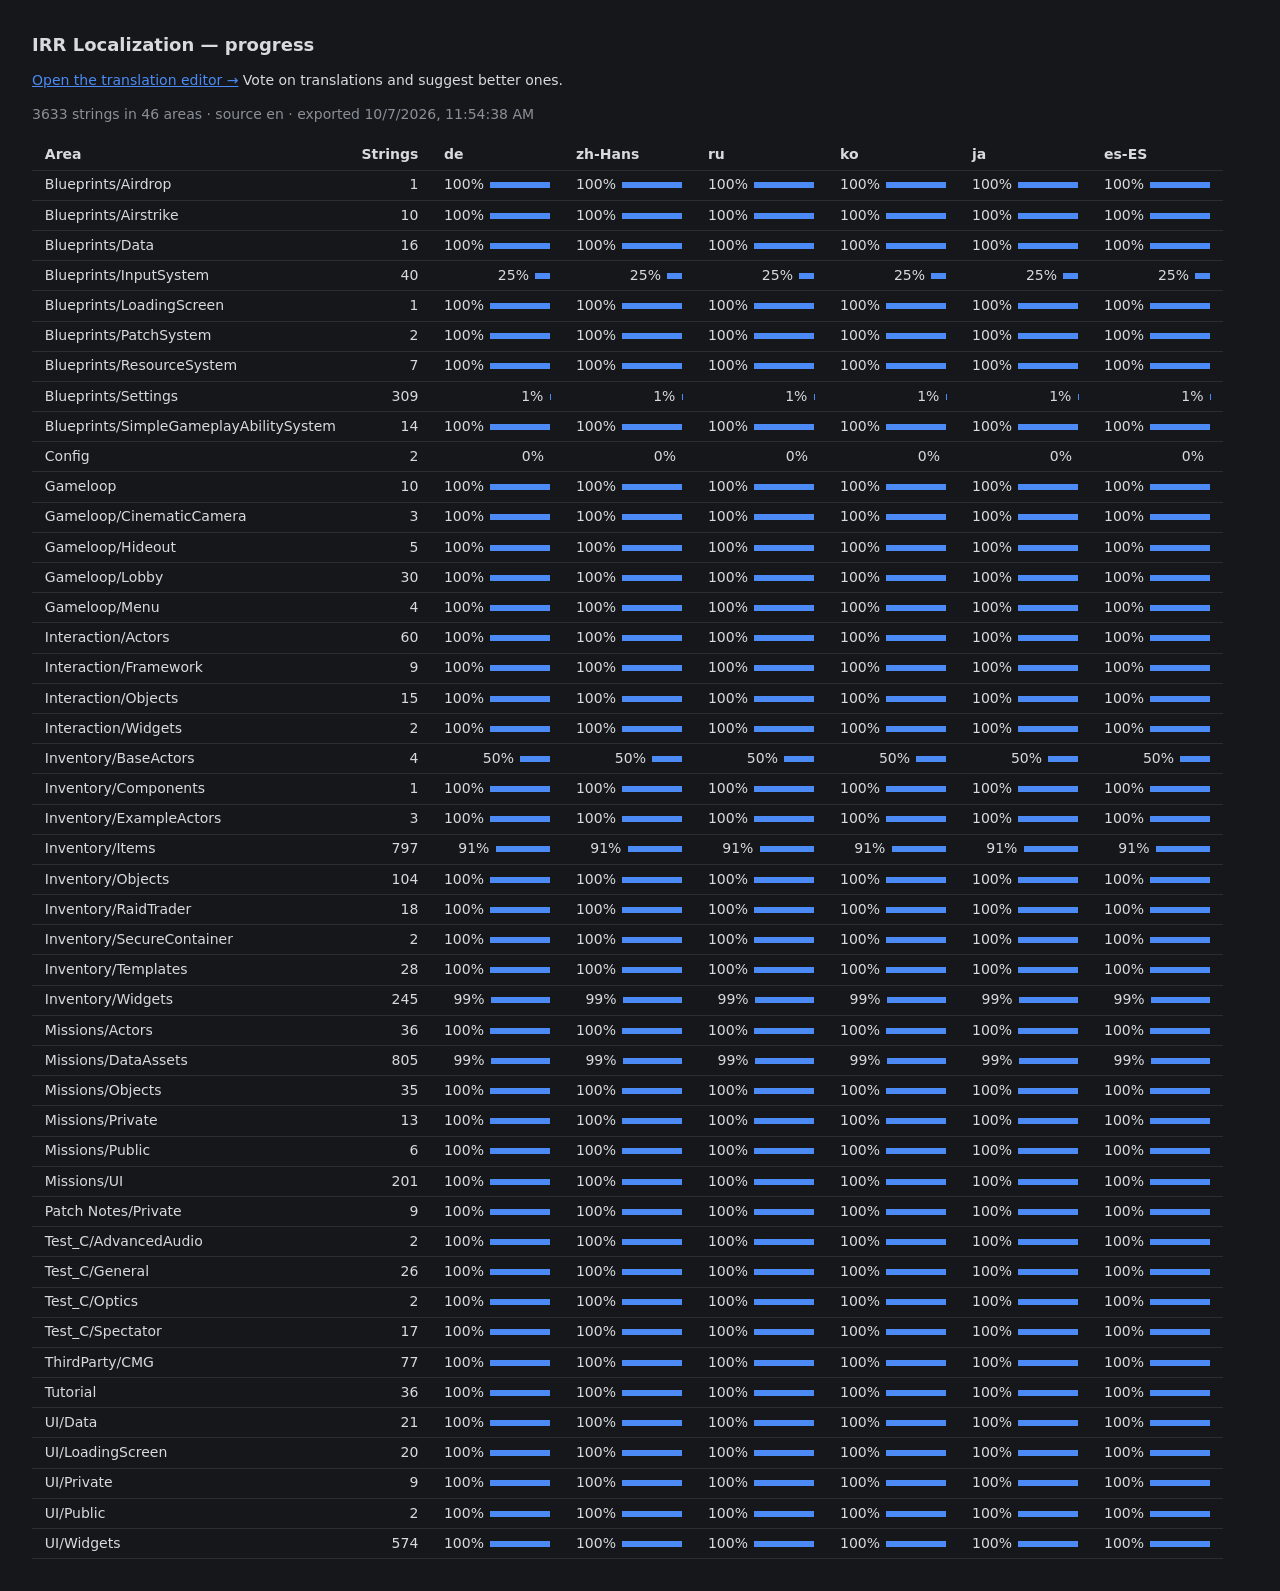
<file: index.html>
<!doctype html>
<html lang="en">
<head>
<meta charset="utf-8">
<title>IRR Localization</title>
<style>
  body { font: 14px/1.4 system-ui, sans-serif; background: #15171a; color: #d8dade; margin: 2rem; }
  h1 { font-size: 18px; margin: 0 0 .25rem; }
  .muted { color: #8a8f98; }
  table { border-collapse: collapse; margin-top: 1rem; }
  th, td { padding: .3rem .8rem; border-bottom: 1px solid #2a2d33; text-align: left; }
  td.num { text-align: right; font-variant-numeric: tabular-nums; }
  .bar { display: inline-block; height: 6px; background: #4c8bf5; vertical-align: middle; margin-left: .4rem; }
</style>
</head>
<body>
<h1>IRR Localization — progress</h1>
<p><a href="editor.html" style="color:#4c8bf5">Open the translation editor →</a> Vote on translations and suggest better ones.</p>
<div class="muted" id="meta">Loading…</div>
<table id="table"></table>
<script>
// Progress overview; reads the Unreal-exported Project.json.
fetch("Project.json", { cache: "no-store" })
  .then((r) => { if (!r.ok) throw new Error("No export yet — run IRR -> Sync Translations (Full) in Unreal."); return r.json(); })
  .then((p) => {
    document.getElementById("meta").textContent =
      `${p.entries} strings in ${p.areas.length} areas · source ${p.nativeCulture} · exported ${new Date(p.exportedAt).toLocaleString()}`;
    const head = `<tr><th>Area</th><th>Strings</th>${p.cultures.map((c) => `<th>${c}</th>`).join("")}</tr>`;
    const rows = p.areas.map((a) => `<tr><td>${a.area}</td><td class="num">${a.entries}</td>${p.cultures.map((c) => {
      const pct = a.entries ? Math.round(100 * (a.translated[c] || 0) / a.entries) : 0;
      return `<td class="num">${pct}%<span class="bar" style="width:${pct * 0.6}px"></span></td>`;
    }).join("")}</tr>`);
    document.getElementById("table").innerHTML = head + rows.join("");
  })
  .catch((e) => { document.getElementById("meta").textContent = e.message; });
</script>
</body>
</html>
</file>
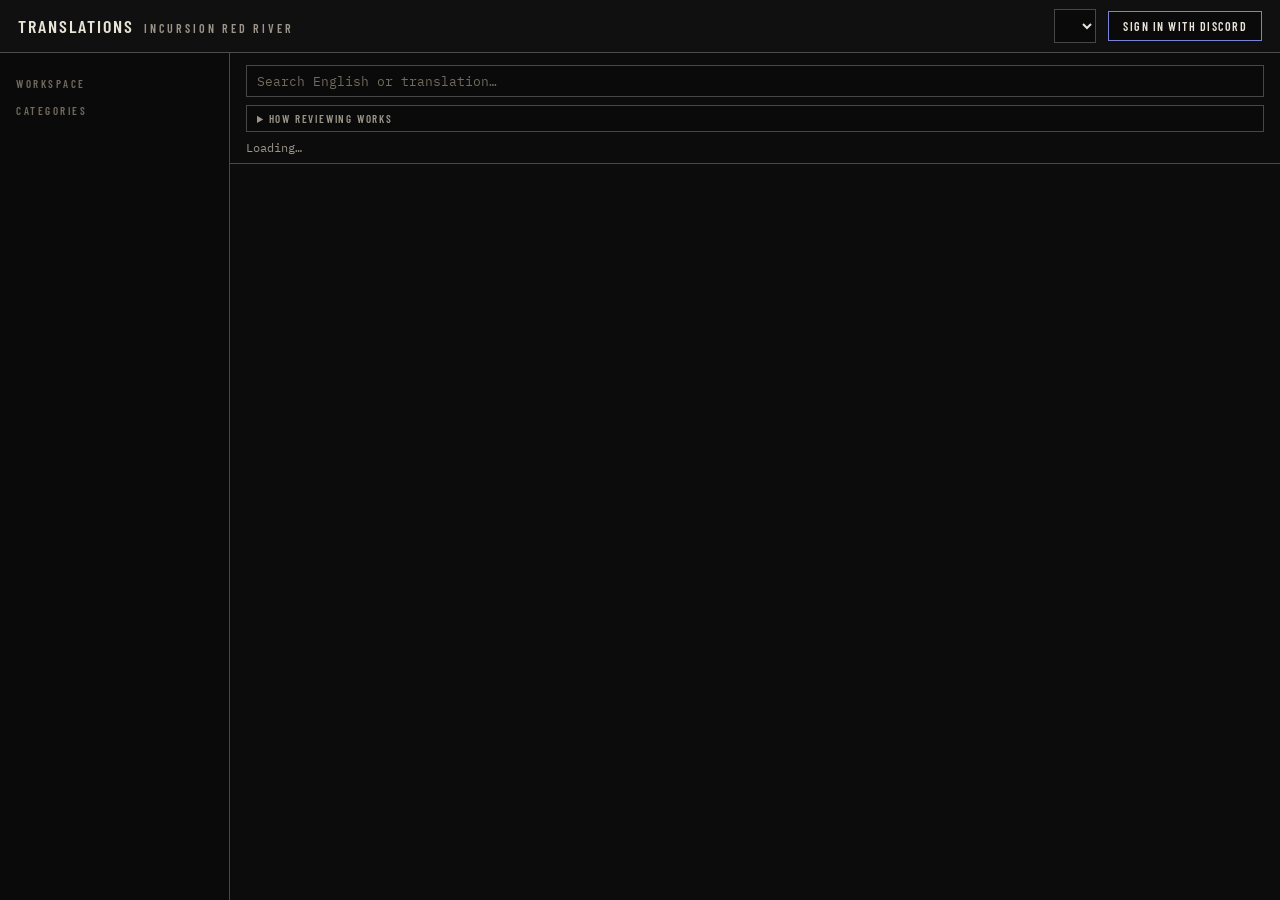
<file: editor.html>
<!DOCTYPE html>
<html lang="en">
<head>
<meta charset="UTF-8">
<meta name="viewport" content="width=device-width, initial-scale=1.0">
<title>Incursion Red River — Translations</title>
<link rel="preconnect" href="https://fonts.googleapis.com">
<link rel="preconnect" href="https://fonts.gstatic.com" crossorigin>
<link href="https://fonts.googleapis.com/css2?family=IBM+Plex+Mono:wght@400;500;600&family=Barlow+Condensed:wght@500;600;700&family=Noto+Sans:ital,wght@0,400;0,700;1,400;1,700&display=swap" rel="stylesheet">
<link rel="stylesheet" href="editor.css">
</head>
<body>
<header>
  <h1>Translations<small>Incursion Red River</small></h1>
  <div class="spacer"></div>
  <select id="culture" title="Language you are translating into"></select>
  <button id="adminBtn" class="ghost" hidden>Admin</button>
  <div id="account">
    <button id="signInBtn" class="discord">Sign in with Discord</button>
    <button id="accountBtn" class="ghost" hidden></button>
    <div id="accountMenu" hidden>
      <div class="who" id="accountWho"></div>
      <button id="copyIdBtn" class="ghost small">Copy user id</button>
      <button id="signOutBtn" class="ghost small">Sign out</button>
    </div>
  </div>
</header>
<main>
  <div id="sidebar">
    <div class="side-h">Workspace</div>
    <div id="views"></div>
    <div class="side-h">Categories</div>
    <div id="categoryList"></div>
    <div id="adminNav" hidden>
      <div class="side-h">Admin</div>
      <div id="adminViews"></div>
    </div>
  </div>

  <div id="content">
    <div id="toolbar">
      <div class="trow">
        <input type="search" id="search" placeholder="Search English or translation…">
      </div>
      <details id="guide">
        <summary>How reviewing works</summary>
        <div id="guideBody"></div>
      </details>
      <details id="rules" hidden>
        <summary>Translation guidelines</summary>
        <div id="rulesBody" class="md"></div>
      </details>
      <div id="countline" aria-live="polite">Loading…</div>
      <div id="selbar" hidden></div>
      <div id="notice" hidden></div>
    </div>
    <div id="listWrap"></div>
    <div id="adminView" hidden></div>
  </div>
</main>
<script type="module" src="editor.js"></script>
</body>
</html>
</file>
<file: editor.css>
:root {
  --bg: #0c0c0c;
  --sidebar: #0a0a0a;
  --panel: #101010;
  --panel2: #161616;
  --hover: #1a1a18;
  --border: rgba(232, 228, 216, 0.28);
  --border-strong: rgba(232, 228, 216, 0.55);
  --text: #e8e4d8;
  --dim: #9a9588;
  --faint: #706b5e;
  --accent: #c9b87a;
  --accent-text: #14110a;
  --attention: #d89c56;
  --danger: #d47868;
  --good: #8fbf7f;
  --ai: #b08fc9;
  --rt-red: #e0604f;
  --font-ui: "Barlow Condensed", "Segoe UI", sans-serif;
  --font-mono: "IBM Plex Mono", Consolas, monospace;
  --font-text: "Noto Sans", "Segoe UI", system-ui, sans-serif;
}
* { box-sizing: border-box; }
html { color-scheme: dark; }
body { margin: 0; font-family: var(--font-mono); background: var(--bg); color: var(--text); font-size: 13px; overflow: hidden; }
::placeholder { color: var(--faint); opacity: 1; }
[hidden] { display: none !important; }

/* ---- header ---- */
header { display: flex; align-items: center; gap: 12px; padding: 0 18px; height: 53px; background: var(--panel); border-bottom: 1px solid var(--border); }
header h1 { font-family: var(--font-ui); font-size: 18px; font-weight: 600; margin: 0; letter-spacing: 2px; text-transform: uppercase; }
header h1 small { color: var(--dim); font-size: 12px; letter-spacing: 3px; margin-left: 10px; }
header .spacer { flex: 1; }
header select { width: auto; }
#account { position: relative; }
#accountMenu { position: absolute; right: 0; top: calc(100% + 6px); background: var(--panel2); border: 1px solid var(--border-strong); min-width: 230px; z-index: 40; padding: 6px; }
#accountMenu .who { padding: 6px 8px 8px; color: var(--dim); font-size: 11.5px; border-bottom: 1px solid var(--border); margin-bottom: 6px; word-break: break-all; }
#accountMenu button { width: 100%; text-align: left; margin-top: 3px; }

/* ---- controls ---- */
input[type=text], input[type=search], input[type=number], input[type=password], textarea, select {
  background: #0a0a0a; color: var(--text); border: 1px solid var(--border); border-radius: 0;
  padding: 7px 10px; font-size: 12.5px; font-family: var(--font-mono); width: 100%;
}
input:focus, textarea:focus, select:focus, .rich:focus { outline: none; border-color: var(--accent); }
button {
  background: #0a0a0a; color: var(--text); border: 1px solid var(--border-strong); border-radius: 0;
  padding: 7px 14px; font-size: 12px; cursor: pointer; font-family: var(--font-ui);
  letter-spacing: 1.5px; text-transform: uppercase; font-weight: 600; white-space: nowrap;
}
button:hover:not(:disabled) { border-color: var(--accent); color: var(--accent); }
button:disabled { opacity: .4; cursor: default; }
button.primary { background: var(--accent); color: var(--accent-text); border-color: var(--accent); clip-path: polygon(7px 0, 100% 0, 100% calc(100% - 7px), calc(100% - 7px) 100%, 0 100%, 0 7px); }
button.primary:hover:not(:disabled) { color: var(--accent-text); filter: brightness(1.1); }
button.ghost { background: transparent; }
button.danger { color: var(--danger); border-color: var(--danger); }
button.small { padding: 4px 10px; font-size: 11px; }
button.discord { border-color: #7984d8; }
label.lbl { display: block; font-size: 11px; color: var(--dim); margin: 12px 0 4px; text-transform: uppercase; letter-spacing: 1.5px; font-family: var(--font-ui); font-weight: 600; }
.hint { color: var(--faint); font-size: 11.5px; line-height: 1.6; }

/* ---- layout ---- */
main { display: flex; height: calc(100vh - 53px); }
#sidebar { width: 230px; flex-shrink: 0; background: var(--sidebar); border-right: 1px solid var(--border); overflow-y: auto; padding: 10px; }
#content { flex: 1; min-width: 0; display: flex; flex-direction: column; }
/* ---- sidebar ---- */
.side-h { font-family: var(--font-ui); font-size: 11px; color: var(--faint); letter-spacing: 2.5px; text-transform: uppercase; font-weight: 600; margin: 14px 6px 6px; }
.side-item { display: flex; width: 100%; text-align: left; background: transparent; align-items: center; gap: 8px; padding: 5px 9px; cursor: pointer; color: var(--dim); font-family: var(--font-ui); font-weight: 600; font-size: 14px; letter-spacing: 1px; text-transform: uppercase; border: 1px solid transparent; border-left: 2px solid transparent; margin-bottom: 1px; }
.side-item:hover:not(:disabled) { color: var(--text); border-color: var(--border); }
.side-item.active, .side-item.active:hover:not(:disabled) { color: var(--accent); background: var(--panel2); border-color: var(--border); border-left-color: var(--accent); }
.side-item .nm { flex: 1; min-width: 0; overflow: hidden; text-overflow: ellipsis; white-space: nowrap; }
.side-item .ct { color: var(--faint); font-size: 11px; font-family: var(--font-mono); letter-spacing: 0; }
.side-item .ct.attn { color: var(--attention); }

/* ---- toolbar + list ---- */
#toolbar { padding: 12px 16px 8px; border-bottom: 1px solid var(--border); }
#toolbar .trow { display: flex; gap: 8px; align-items: center; }
#countline { display: flex; flex-wrap: wrap; align-items: center; gap: 6px; color: var(--dim); font-size: 11.5px; margin-top: 8px; }
#countline strong { color: var(--text); font-weight: 600; }
#countline .flt { font-family: var(--font-ui); font-size: 11px; font-weight: 600; letter-spacing: 1.2px; text-transform: uppercase; padding: 2px 8px; border: 1px solid var(--border-strong); color: var(--text); background: var(--panel2); }
#countline .flt.lang { border-color: var(--accent); color: var(--accent); }
#countline button.flt:hover { border-color: var(--danger); color: var(--danger); }
#guide, #rules { margin-top: 8px; border: 1px solid var(--border); background: var(--sidebar); font-size: 12px; }
#guide summary, #rules summary { cursor: pointer; padding: 6px 10px; font-family: var(--font-ui); font-size: 11px; font-weight: 600; letter-spacing: 1.8px; text-transform: uppercase; color: var(--dim); }
#guide summary:hover, #rules summary:hover { color: var(--accent); }
.md { padding: 2px 14px 10px; color: var(--dim); line-height: 1.55; max-height: 60vh; overflow-y: auto; }
.md h3 { margin: 12px 0 4px; font-family: var(--font-ui); font-size: 12px; letter-spacing: 1.2px; text-transform: uppercase; color: var(--text); }
.md p { margin: 4px 0; }
.md ul { margin: 4px 0; padding-left: 18px; }
.md li { margin: 2px 0; }
.md strong { color: var(--text); }
.md code { font-family: var(--font-mono); font-size: .92em; color: var(--accent); }
.md a { color: var(--accent); }
#guide dl { display: grid; grid-template-columns: max-content 1fr; gap: 6px 12px; margin: 0; padding: 4px 12px 10px; align-items: baseline; }
#guide dd { margin: 0; color: var(--dim); line-height: 1.5; }
#notice { margin-top: 8px; padding: 8px 11px; background: rgba(80, 52, 22, 0.25); border: 1px dashed var(--attention); font-size: 12px; line-height: 1.6; }
#notice.err { background: rgba(90, 30, 25, 0.3); border-color: var(--danger); }
#notice.ok { background: rgba(60, 60, 30, 0.25); border-color: var(--accent); }
#listWrap { flex: 1; overflow-y: auto; padding: 12px 16px; }
.more { display: flex; justify-content: center; padding: 14px; }
.empty-state { color: var(--dim); padding: 40px 20px; line-height: 1.7; text-align: center; display: flex; flex-direction: column; align-items: center; gap: 12px; }

/* ---- keyboard focus ---- */
button:focus-visible, summary:focus-visible, .sb[tabindex]:focus-visible, .pick:focus-visible, a:focus-visible {
  outline: 2px solid var(--accent); outline-offset: 2px;
}

/* ---- chips ---- */
.sb { display: inline-block; font-family: var(--font-ui); font-size: 10.5px; font-weight: 600; letter-spacing: 1.2px; text-transform: uppercase; padding: 1px 7px; border: 1px solid; white-space: nowrap; }
.sb.ai { color: var(--ai); } .sb.community, .sb.human { color: var(--good); }
.sb.none { color: var(--faint); } .sb.stale, .sb.outdated { color: var(--attention); }
.sb.pass { color: var(--accent); } .sb.mine { color: var(--dim); }

/* ---- rich text (in-game formatting) ---- */
.rt { white-space: pre-wrap; word-break: break-word; }
.rt-red { color: var(--rt-red); }
.rt-strong { font-weight: 700; }
.rt-italic { font-style: italic; }
.rt-strongitalic, .rt-italicstrong { font-weight: 700; font-style: italic; }
.rt-redacted { background: #2c2922; color: var(--dim); padding: 0 2px; }
.rt-file_id, .rt-directory, .rt-fguid { font-family: var(--font-mono); font-size: .92em; color: var(--dim); }
.rt-unknown { text-decoration: underline dotted var(--faint); }
.arg { display: inline-block; font-family: var(--font-mono); font-size: .85em; color: var(--accent); border: 1px solid var(--accent); padding: 0 4px; margin: 0 1px; line-height: 1.35; user-select: all; }

.rowline { margin-top: 6px; }
.rowline { display: flex; align-items: center; gap: 8px; flex-wrap: wrap; }
.rowline .grow { flex: 1; }
.devnote { color: var(--dim); font-size: 12px; margin-top: 6px; }

.votes { display: inline-flex; align-items: center; gap: 4px; }
.votes button { padding: 2px 8px; font-family: var(--font-mono); letter-spacing: 0; font-size: 11.5px; }
.votes button.up.active { color: var(--good); border-color: var(--good); }
.votes button.down.active { color: var(--danger); border-color: var(--danger); }
.votes .net { min-width: 30px; text-align: center; font-size: 12px; }

/* ---- entry cards ---- */
#selbar { display: flex; gap: 8px; align-items: center; margin-top: 8px; padding: 7px 10px; border: 1px dashed var(--accent); color: var(--dim); font-size: 11.5px; }
#selbar .grow { flex: 1; }
.entry { background: var(--panel); border: 1px solid var(--border); padding: 9px 12px 10px; margin: 0 auto 8px; max-width: 1480px; }
.entry.picked { border-color: var(--accent); }
.entry .head { display: flex; gap: 8px; align-items: center; flex-wrap: wrap; color: var(--dim); font-family: var(--font-ui); font-size: 12px; letter-spacing: 1.5px; text-transform: uppercase; font-weight: 600; min-height: 20px; }
.entry .head .ctx { color: var(--faint); border-left: 1px solid var(--border); padding-left: 8px; }
.entry .head .ctx.limit { color: var(--attention); }
.entry .head .origin { font-family: var(--font-mono); font-size: 10.5px; letter-spacing: 0; text-transform: none; font-weight: 400; color: var(--faint); min-width: 0; overflow: hidden; text-overflow: ellipsis; white-space: nowrap; direction: rtl; text-align: left; flex: 1 1 200px; }
.entry .pick { width: auto; margin: 0; accent-color: var(--accent); cursor: pointer; }
.entry .lbl { display: flex; align-items: center; gap: 8px; font-family: var(--font-ui); font-size: 10.5px; font-weight: 600; letter-spacing: 1.8px; text-transform: uppercase; color: var(--faint); margin-bottom: 4px; }
.entry .lbl .grow { flex: 1; }
.entry .pair { display: grid; grid-template-columns: 1fr; gap: 6px; margin-top: 6px; }
.entry .src, .entry .tgt { padding: 7px 10px 8px; min-width: 0; }
.entry .src { border-left: 2px solid var(--border-strong); }
.entry .tgt { background: var(--panel2); border: 1px solid var(--border); border-left: 2px solid var(--faint); }
.entry .tgt.ai { border-left-color: var(--ai); }
.entry .tgt.human, .entry .tgt.community { border-left-color: var(--good); }
.entry .tgt.stale { border-left-color: var(--attention); }
.entry .source { font-family: var(--font-text); font-size: 15px; line-height: 1.5; color: var(--text); overflow-wrap: anywhere; }
.entry .tgt .text { font-family: var(--font-text); font-size: 15px; line-height: 1.5; overflow-wrap: anywhere; }
.entry .tgt .text.empty { color: var(--dim); font-style: italic; font-family: var(--font-mono); font-size: 12px; }
.entry .tgt .rowline { margin-top: 6px; }
.entry .context { display: flex; flex-direction: column; gap: 6px; margin-top: 8px; padding: 8px 10px; background: var(--panel2); border: 1px solid var(--border); color: var(--dim); font-size: 12px; }
.entry .context > .lbl { display: flex; align-items: center; gap: 8px; margin: 0; }
.entry .context .facts { display: flex; flex-wrap: wrap; gap: 4px 16px; color: var(--text); }
.entry .context .fact b, .entry .context .devnote b { font-weight: 600; color: var(--dim); margin-right: 6px; text-transform: uppercase; font-size: 10.5px; letter-spacing: .06em; }
.entry .context .keep { display: flex; flex-wrap: wrap; align-items: center; gap: 4px; }
.entry .context .devnote { margin: 0; color: var(--text); }
.ctxitem { display: flex; gap: 10px; align-items: flex-start; padding-top: 6px; border-top: 1px solid var(--border); }
.ctxitem .grow { flex: 1; min-width: 0; }
.ctxnote { color: var(--text); white-space: pre-wrap; overflow-wrap: anywhere; line-height: 1.45; }
.ctxitem .shot img, .shotpreview img { display: block; max-width: 220px; max-height: 130px; border: 1px solid var(--border); object-fit: cover; }
.ctxitem .shot:hover img { border-color: var(--accent); }
.shotpreview { display: flex; gap: 10px; align-items: flex-end; margin-top: 6px; }
.shotpreview:empty { display: none; }
.ctxform textarea { width: 100%; box-sizing: border-box; resize: vertical; font: inherit; }
.linkbtn.addctx { align-self: flex-start; }
@media (max-width: 600px) { .ctxitem { flex-direction: column; } .ctxitem .shot img { max-width: 100%; } }
.entry .suggestions { margin-top: 8px; padding-left: 10px; border-left: 2px solid var(--border); }
.entry .suggestions .sugg:last-child { margin-bottom: 0; }
.entry .actions { margin-top: 8px; display: flex; gap: 12px; align-items: center; }
.linkbtn.removal { margin-left: auto; }
.linkbtn.removal.active { color: var(--accent); }
.requests { margin-bottom: 18px; }
.flaggroup { margin-top: 8px; border: 1px solid var(--border); background: var(--sidebar); padding: 0 10px; }
.flaggroup summary { display: flex; gap: 8px; align-items: center; cursor: pointer; padding: 8px 0; font-family: var(--font-ui); font-size: 12px; letter-spacing: 1.2px; text-transform: uppercase; color: var(--text); }
.flaggroup summary:hover { color: var(--accent); }
.flaggroup[open] { padding-bottom: 10px; }
.flaggroup > .hint { margin-bottom: 6px; }
.entry .form { margin-top: 10px; }
button.suggest { background: transparent; color: var(--accent); border-color: var(--accent); padding: 6px 14px; }
button.suggest:hover:not(:disabled) { background: var(--accent); color: var(--accent-text); }
.sb[tabindex] { cursor: help; }
@media (min-width: 1200px) {
  .entry .pair { grid-template-columns: 1fr 1fr; gap: 10px; }
}
.sugg { border: 1px dashed var(--border); padding: 9px 11px; margin-bottom: 8px; background: var(--panel2); }
.sugg.outdated { opacity: .6; }
.sugg .stext { font-family: var(--font-text); font-size: 14.5px; line-height: 1.5; }
.sugg .note { color: var(--dim); font-size: 12px; margin-top: 5px; white-space: pre-wrap; border-left: 2px solid var(--border); padding-left: 8px; }
.sugg .rowline { margin-top: 7px; color: var(--faint); font-size: 11px; }
.linkbtn { background: none; border: none; padding: 0; color: var(--dim); font-family: var(--font-ui); font-size: 11px; letter-spacing: 1.2px; }
.linkbtn:hover:not(:disabled) { color: var(--accent); }
.linkbtn.danger { color: var(--danger); }

/* ---- rich editor ---- */
.fmtbar { display: flex; gap: 5px; flex-wrap: wrap; margin-bottom: 5px; }
.fmtbar button { padding: 3px 9px; font-size: 11px; }
.fmtbar .sep { width: 1px; background: var(--border); margin: 0 3px; }
.rich { min-height: 84px; background: #0a0a0a; border: 1px solid var(--border); padding: 9px 11px; font-family: var(--font-text); font-size: 15px; line-height: 1.5; white-space: pre-wrap; word-break: break-word; cursor: text; }
.rich:empty::before { content: attr(data-placeholder); color: var(--faint); font-family: var(--font-mono); font-size: 12px; }
.problems { color: var(--attention); font-size: 11.5px; line-height: 1.6; margin-top: 5px; }
.problems .warn { color: var(--dim); }
.problems .warn::before { content: "Guideline: "; color: var(--accent); }
.formfoot { display: flex; gap: 8px; align-items: center; margin-top: 8px; }
.formfoot .grow { flex: 1; }
.signin-box { border: 1px dashed var(--border); padding: 12px; color: var(--dim); line-height: 1.6; background: var(--panel2); }
.signin-box button { margin-top: 8px; }

/* ---- admin ---- */
#adminView { flex: 1; overflow-y: auto; padding: 0 16px 16px; }
.adminbar { position: sticky; top: 0; z-index: 5; background: var(--bg); border-bottom: 1px solid var(--border); margin: 0 -16px 12px; padding: 12px 16px 10px; }
.adminbar .titlerow { display: flex; align-items: baseline; gap: 12px; }
.adminbar h2 { margin: 0; font-family: var(--font-ui); font-size: 17px; font-weight: 600; letter-spacing: 2.5px; text-transform: uppercase; }
.adminbar .count { color: var(--dim); font-size: 11.5px; }
.adminbar .hint { margin-top: 4px; max-width: 900px; }
.adminbar .rowline { margin-top: 8px; }
.adminbar .grow { color: var(--dim); font-size: 11.5px; }
label.toggle { display: inline-flex; align-items: center; gap: 6px; color: var(--dim); font-family: var(--font-ui); font-size: 12px; font-weight: 600; letter-spacing: 1.2px; text-transform: uppercase; cursor: pointer; }
label.toggle input { width: auto; margin: 0; accent-color: var(--accent); }
.entry.done { opacity: .6; }
.entry.compact .source { margin-top: 5px; }
.entry .byline { color: var(--faint); font-size: 11px; margin-top: 5px; }
.entry .langtag { color: var(--accent); border: 1px solid var(--accent); padding: 0 7px; letter-spacing: 1.2px; }
.entry .score { font-family: var(--font-mono); font-size: 11px; letter-spacing: 0; text-transform: none; color: var(--dim); }
.entry .score.strong { color: var(--text); font-size: 12px; white-space: pre; }
button.suggest.small { padding: 4px 12px; font-size: 11px; }
.card { background: var(--panel); border: 1px solid var(--border); border-left: 2px solid var(--border-strong); padding: 11px 14px 12px; margin-bottom: 12px; }
.card h3 { margin: 0 0 6px; font-family: var(--font-ui); font-size: 12px; color: var(--dim); letter-spacing: 2px; text-transform: uppercase; font-weight: 600; }
.grid2 { display: grid; grid-template-columns: repeat(auto-fit, minmax(320px, 1fr)); gap: 14px; }
#thresholds, .limits { display: grid; grid-template-columns: 1fr 90px; gap: 6px 10px; align-items: center; margin-top: 8px; }
#thresholds span, .limits span { color: var(--dim); }
table.queue { width: 100%; border-collapse: collapse; margin-top: 10px; }
table.queue th { text-align: left; font-family: var(--font-ui); font-size: 11px; color: var(--faint); letter-spacing: 2px; text-transform: uppercase; padding: 6px 8px; border-bottom: 1px solid var(--border-strong); }
table.queue td { padding: 7px 8px; border-bottom: 1px dashed var(--border); vertical-align: top; }
table.queue td.t { font-family: var(--font-text); font-size: 13.5px; }
table.queue td.num { text-align: right; white-space: nowrap; }
table.queue tr.outdated td { opacity: .5; }
table.queue .sub { color: var(--faint); font-size: 11px; margin-top: 3px; font-family: var(--font-mono); }

/* ---- tablet / phone: page scrolls, sidebar becomes filter rows on top ---- */
@media (max-width: 900px) {
  body { overflow: auto; }
  header { height: auto; min-height: 53px; flex-wrap: wrap; padding: 8px 12px; gap: 8px; }
  header h1 small { display: none; }
  main { display: block; height: auto; }
  #sidebar { width: auto; border-right: none; border-bottom: 1px solid var(--border); padding: 6px 10px 8px; overflow: visible; }
  .side-h { margin: 8px 2px 4px; }
  #views, #categoryList, #adminViews { display: flex; gap: 4px; overflow-x: auto; padding-bottom: 4px; scrollbar-width: thin; }
  .side-item { width: auto; flex: 0 0 auto; border: 1px solid var(--border); border-bottom: 2px solid transparent; }
  .side-item.active, .side-item.active:hover:not(:disabled) { border-left-color: var(--border); border-bottom-color: var(--accent); }
  .side-item .nm { overflow: visible; }
  #listWrap { overflow: visible; padding: 10px; }
  #adminView { overflow: visible; padding: 0 10px 10px; }
  .adminbar { margin: 0 -10px 10px; padding: 10px; }
  #toolbar { padding: 10px; }
  table.queue { display: block; overflow-x: auto; }
  #guide dl { grid-template-columns: 1fr; }
}
@media (pointer: coarse) {
  button, .side-item, select { min-height: 40px; }
  .votes button { min-width: 44px; min-height: 40px; }
  .linkbtn { min-height: 32px; }
  .entry .pick { width: 22px; height: 22px; }
}
</file>
